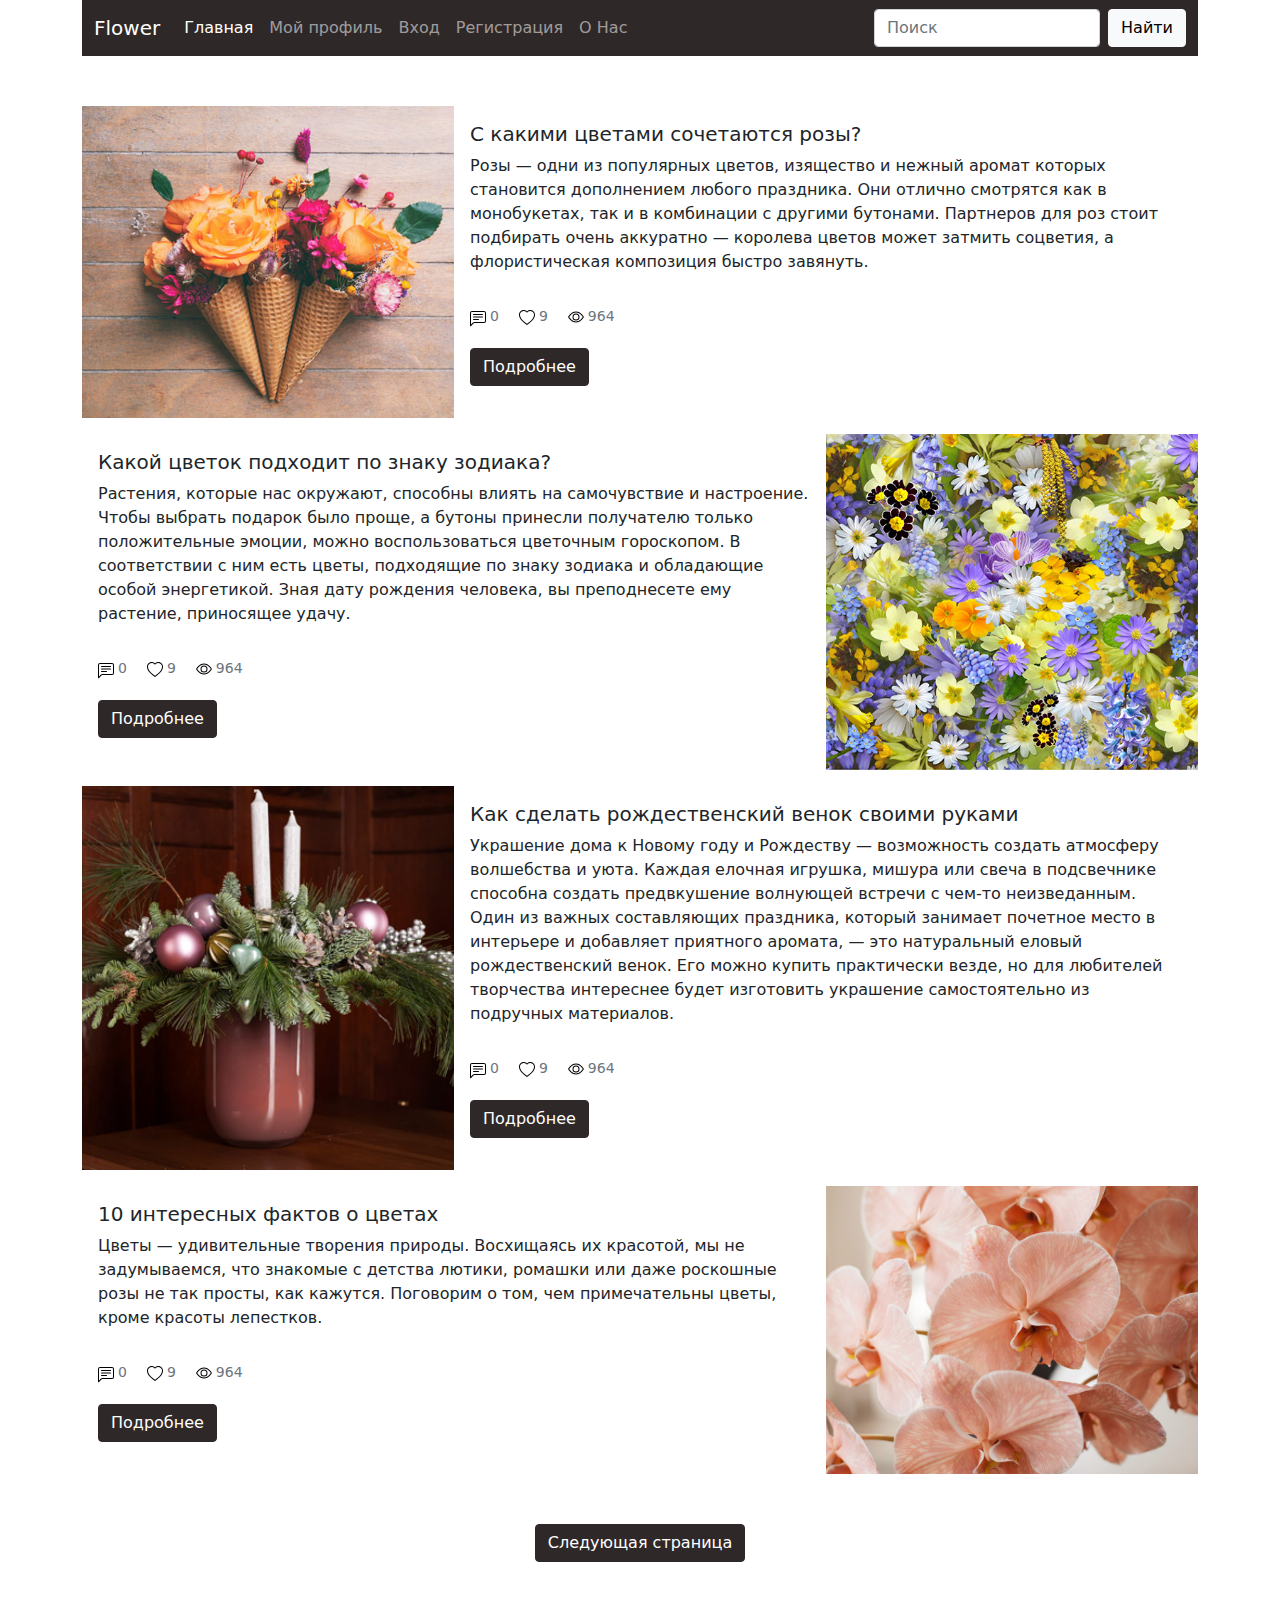
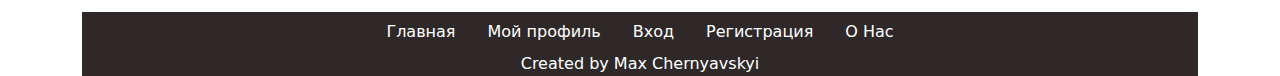
<file: index.html>
<!DOCTYPE html>
<html lang="ru">
<head>
	<meta charset="UTF-8">
	<meta name="viewport" content="width=device-width, initial-scale=1.0">
	<title>Flower</title>
	<link rel="stylesheet" href="css/bootstrap.css">	
	<link rel="stylesheet" href="css/style.css">
</head>

<body>
	<header class="header">
		<div class="container">
			<nav class="navbar navbar-expand-lg navbar-dark">
			<div class="container-fluid">
			    <a class="navbar-brand" href="index.html">Flower</a>
				<button class="navbar-toggler" type="button" data-bs-toggle="collapse" data-bs-target="#navbarSupportedContent" aria-controls="navbarSupportedContent" aria-expanded="false" aria-label="Toggle navigation">
				    <span class="navbar-toggler-icon"></span>
				</button>
			    <div class="collapse navbar-collapse" id="navbarSupportedContent">
			      	<ul class="navbar-nav me-auto mb-2 mb-lg-0">
				        <li class="nav-item">
				          <a class="nav-link active" aria-current="page" href="index.html">Главная</a>
				        </li>
				        <li class="nav-item">
				          <a class="nav-link" href="profile.html">Мой профиль</a>
				        </li>
				        <li class="nav-item">
				          <a class="nav-link" href="log-in.html">Вход</a>
				        </li>
				        <li class="nav-item">
				          <a class="nav-link" href="sign-up.html">Регистрация</a>
				        </li>
				        <li class="nav-item">
				          <a 	 class="nav-link" href="about.html">О Нас</a>
				        </li>
				    </ul>
				    <form class="d-flex">
				        <input class="form-control me-2" type="search" placeholder="Поиск" aria-label="Search">
				        <button class="btn btn-light" type="submit">Найти</button>
				    </form>
			    </div>
			</div>
		</nav>
		</div>
	</header>
	<section class="articles">
		<div class="container">
			<div class="articles__cards">
				<div class="card mb-3">
				  <div class="row g-0">
				    <div class="img__wrapper col-md-4" style="background-image: url('images/article/1.jpeg');"></div>
				    <div class="col-md-8">
				      <div class="card-body">
				        <h5 class="card-title">С какими цветами сочетаются розы?</h5>
				        <p class="card-text">
				        	Розы — одни из популярных цветов, изящество и нежный аромат которых становится дополнением любого праздника. Они отлично смотрятся как в монобукетах, так и в комбинации с другими бутонами. Партнеров для роз стоит подбирать очень аккуратно — королева цветов может затмить соцветия, а флористическая композиция быстро завянуть.
				        </p>
				        <p class="card-text">
				        	<small class="text-muted card-list">
				        		<ul class="articles__card-list">
				        			<li class="articles__card-list-item icon-comment">0</li>
				        			<li class="articles__card-list-item icon-like">9</li>
				        			<li class="articles__card-list-item icon-view">964</li>
				        		</ul>
				        	</small>
				        	<a href="article-flower.html" class="btn btn-dark stretched-link">	
				        		Подробнее
				        	</a>
				        </p>
				      </div>
				    </div>
				  </div>
				</div>		
				<div class="card mb-3">
					<div class="row g-0">
					    <div class="col-md-8">
						    <div class="card-body">
						        <h5 class="card-title">
						        	Какой цветок подходит по знаку зодиака?
						    		</h5>
						        <p class="card-text">
						        	Растения, которые нас окружают, способны влиять на самочувствие и настроение. Чтобы выбрать подарок было проще, а бутоны принесли получателю только положительные эмоции, можно воспользоваться цветочным гороскопом. В соответствии с ним есть цветы, подходящие по знаку зодиака и обладающие особой энергетикой. Зная дату рождения человека, вы преподнесете ему растение, приносящее удачу.
										</p>
						        <p class="card-text">
						        	<small class="text-muted card-list">
						        		<ul class="articles__card-list">
						        			<li class="articles__card-list-item icon-comment">0</li>
						        			<li class="articles__card-list-item icon-like">9</li>
						        			<li class="articles__card-list-item icon-view">964</li>
						        		</ul>
				        			</small>
						        	<a href="#" class="btn btn-dark stretched-link">	
						        		Подробнее
						        	</a>
						        </p>
						    </div>
					    </div>
					    <div class="img__wrapper col-md-4" style="background-image: url('images/article2.jpeg'"></div>
					</div>
				</div>
				<div class="card mb-3">
				  <div class="row g-0">
				    <div class="img__wrapper col-md-4" style="background-image: url('images/article3.jpeg');"></div>
				    <div class="col-md-8">
				      <div class="card-body">
				        <h5 class="card-title">
				        	Как сделать рождественский венок своими руками
				        </h5>
				        <p class="card-text">
				        	Украшение дома к Новому году и Рождеству — возможность создать атмосферу волшебства и уюта. Каждая елочная игрушка, мишура или свеча в подсвечнике способна создать предвкушение волнующей встречи с чем-то неизведанным. Один из важных составляющих праздника, который занимает почетное место в интерьере и добавляет приятного аромата, — это натуральный еловый рождественский венок. Его можно купить практически везде, но для любителей творчества интереснее будет изготовить украшение самостоятельно из подручных материалов.
								</p>
				        <p class="card-text">
				        	<small class="text-muted card-list">
				        		<ul class="articles__card-list">
				        			<li class="articles__card-list-item icon-comment">0</li>
				        			<li class="articles__card-list-item icon-like">9</li>
				        			<li class="articles__card-list-item icon-view">964</li>
				        		</ul>
				        	</small>
				        	<a href="#" class="btn btn-dark stretched-link">	Подробнее
				        	</a>
				        </p>
				      </div>
				    </div>
				  </div>
				</div>
				<div class="card mb-3">
					<div class="row g-0">
					    <div class="col-md-8">
						    <div class="card-body">
						        <h5 class="card-title">
						        	10 интересных фактов о цветах
						    		</h5>
						        <p class="card-text">
						        	Цветы — удивительные творения природы. Восхищаясь их красотой, мы не задумываемся, что знакомые с детства лютики, ромашки или даже роскошные розы не так просты, как кажутся. Поговорим о том, чем примечательны цветы, кроме красоты лепестков.
										</p>
						        <p class="card-text">
						        	<small class="text-muted card-list">
						        		<ul class="articles__card-list">
						        			<li class="articles__card-list-item icon-comment">0</li>
						        			<li class="articles__card-list-item icon-like">9</li>
						        			<li class="articles__card-list-item icon-view">964</li>
						        		</ul>
				        			</small>
						        	<a href="#" class="btn btn-dark stretched-link">	
						        		Подробнее
						        	</a>
						        </p>
						    </div>
					    </div>
					    <div class="img__wrapper col-md-4" style="background-image: url('images/article4.jpeg'">
					    </div>
					</div>
				</div>
			</div>
			<div class="articles__link-next">
				<a href="#" class="btn btn-dark link-next">
					Следующая страница
				</a>
			</div>
		</div>
	</section>
	<footer class="footer">
		<div class="container">
			<div class="footer__wrapper">
				<nav class="nav justify-content-center">
	  				<ul class="nav ">
						<li class="nav-item">
					        <a class="nav-link footer-link active" aria-current="page" href="index.html">Главная</a>
					    </li>
					    <li class="nav-item">
					        <a class="nav-link footer-link" href="profile.html">Мой профиль</a>
					    </li>
					    <li class="nav-item">
					        <a class="nav-link footer-link" href="log-in.html">Вход</a>
					    </li>
					    <li class="nav-item">
					        <a class="nav-link footer-link" href="sign-up.html">Регистрация</a>
					    </li>
					    <li class="nav-item">
					        <a class="nav-link footer-link" href="about.html">О Нас</a>
					    </li>
					</ul>
				</nav>
				<div class="footer__text">
					<p>
						Created by Max Chernyavskyi
					</p>
				</div>
			</div>
		</div>		
	</footer>
</body>
</html>
</file>
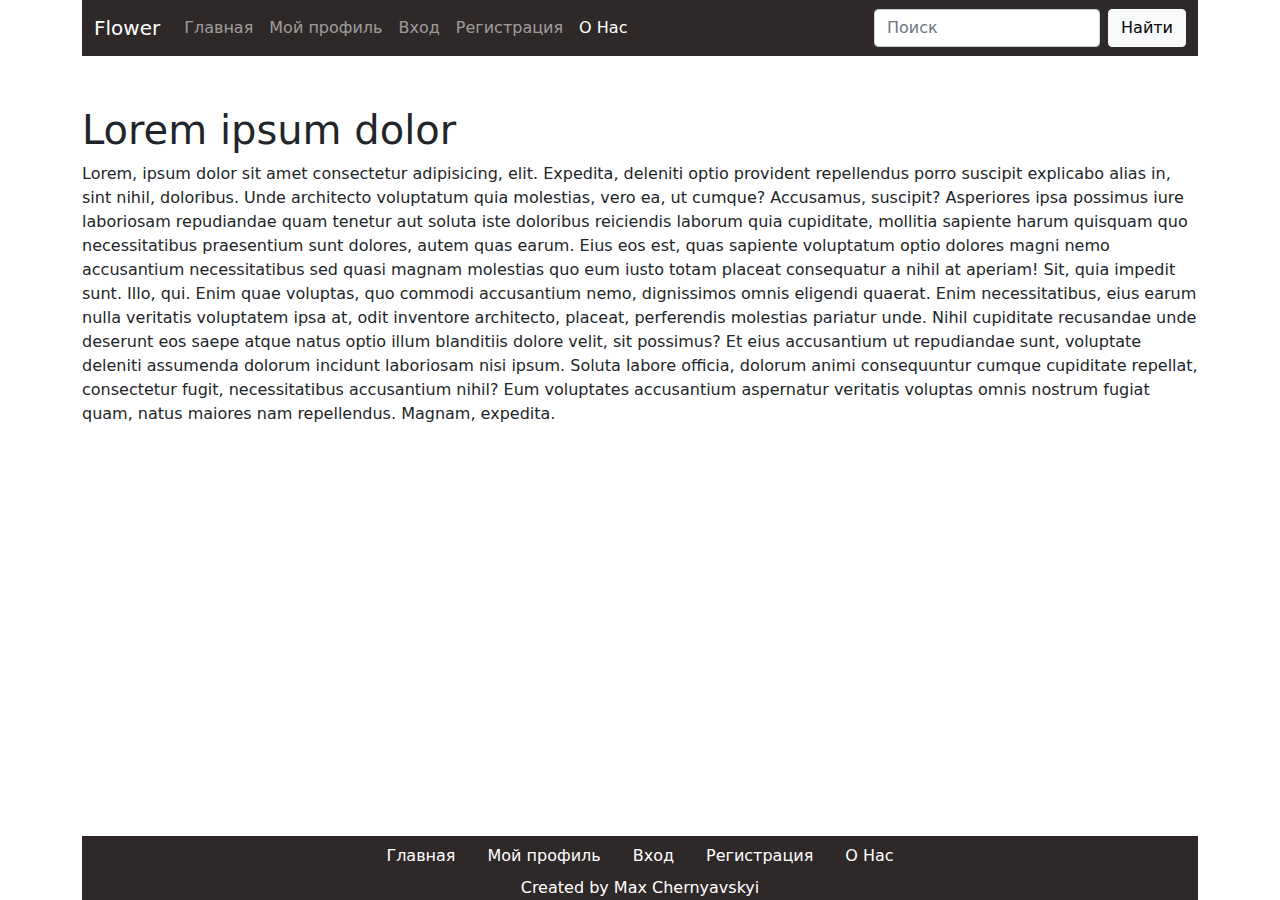
<file: about.html>
<!DOCTYPE html>
<html lang="ru">
<head>
	<meta charset="UTF-8">
	<meta name="viewport" content="width=device-width, initial-scale=1.0">
	<title>Flower | О Нас</title>
	<link rel="stylesheet" href="css/bootstrap.css">
	<link rel="stylesheet" href="css/style.css">
</head>
<body class="page">
	<header class="header">
		<div class="container">
			<nav class="navbar navbar-expand-lg navbar-dark">
			<div class="container-fluid">
			    <a class="navbar-brand" href="index.html">Flower</a>
				<button class="navbar-toggler" type="button" data-bs-toggle="collapse" data-bs-target="#navbarSupportedContent" aria-controls="navbarSupportedContent" aria-expanded="false" aria-label="Toggle navigation">
				    <span class="navbar-toggler-icon"></span>
				</button>
			    <div class="collapse navbar-collapse" id="navbarSupportedContent">
			      	<ul class="navbar-nav me-auto mb-2 mb-lg-0">
				        <li class="nav-item">
				          <a class="nav-link" aria-current="page" href="index.html">Главная</a>
				        </li>
				        <li class="nav-item">
				          <a class="nav-link" href="profile.html">Мой профиль</a>
				        </li>
				        <li class="nav-item">
				          <a class="nav-link" href="log-in.html">Вход</a>
				        </li>
				        <li class="nav-item">
				          <a class="nav-link" href="sign-up.html">Регистрация</a>
				        </li>
				        <li class="nav-item">
				          <a class="nav-link active" href="about.html">О Нас</a>
				        </li>
				    </ul>
				    <form class="d-flex">
				        <input class="form-control me-2" type="search" placeholder="Поиск" aria-label="Search">
				        <button class="btn btn-light" type="submit">Найти</button>
				    </form>
			    </div>
			</div>
		</nav>
		</div>
	</header>		
	<section class="about">
		<div class="container">
			<h1 class="title">Lorem ipsum dolor</h1>
			<p class="text">Lorem, ipsum dolor sit amet consectetur adipisicing, elit. Expedita, deleniti optio provident repellendus porro suscipit explicabo alias in, sint nihil, doloribus. Unde architecto voluptatum quia molestias, vero ea, ut cumque?
			Accusamus, suscipit? Asperiores ipsa possimus iure laboriosam repudiandae quam tenetur aut soluta iste doloribus reiciendis laborum quia cupiditate, mollitia sapiente harum quisquam quo necessitatibus praesentium sunt dolores, autem quas earum.
			Eius eos est, quas sapiente voluptatum optio dolores magni nemo accusantium necessitatibus sed quasi magnam molestias quo eum iusto totam placeat consequatur a nihil at aperiam! Sit, quia impedit sunt.
			Illo, qui. Enim quae voluptas, quo commodi accusantium nemo, dignissimos omnis eligendi quaerat. Enim necessitatibus, eius earum nulla veritatis voluptatem ipsa at, odit inventore architecto, placeat, perferendis molestias pariatur unde.
			Nihil cupiditate recusandae unde deserunt eos saepe atque natus optio illum blanditiis dolore velit, sit possimus? Et eius accusantium ut repudiandae sunt, voluptate deleniti assumenda dolorum incidunt laboriosam nisi ipsum.
			Soluta labore officia, dolorum animi consequuntur cumque cupiditate repellat, consectetur fugit, necessitatibus accusantium nihil? Eum voluptates accusantium aspernatur veritatis voluptas omnis nostrum fugiat quam, natus maiores nam repellendus. Magnam, expedita.</p>
		</div>
	</section>
	<footer class="footer">
		<div class="container">
			<div class="footer__wrapper">
				<nav class="nav justify-content-center">
	  				<ul class="nav ">
						<li class="nav-item">
					        <a class="nav-link footer-link" aria-current="page" href="index.html">Главная</a>
					    </li>
					    <li class="nav-item">
					        <a class="nav-link footer-link" href="profile.html">Мой профиль</a>
					    </li>
					    <li class="nav-item">
					        <a class="nav-link footer-link" href="log-in.html">Вход</a>
					    </li>
					    <li class="nav-item">
					        <a class="nav-link footer-link" href="sign-up.html">Регистрация</a>
					    </li>
					    <li class="nav-item">
					        <a class="nav-link footer-link active" href="about.html">О Нас</a>
					    </li>
					</ul>
				</nav>
				<div class="footer__text">
					<p>
						Created by Max Chernyavskyi
					</p>
				</div>
			</div>
		</div>		
	</footer>
</body>
</html>
</file>
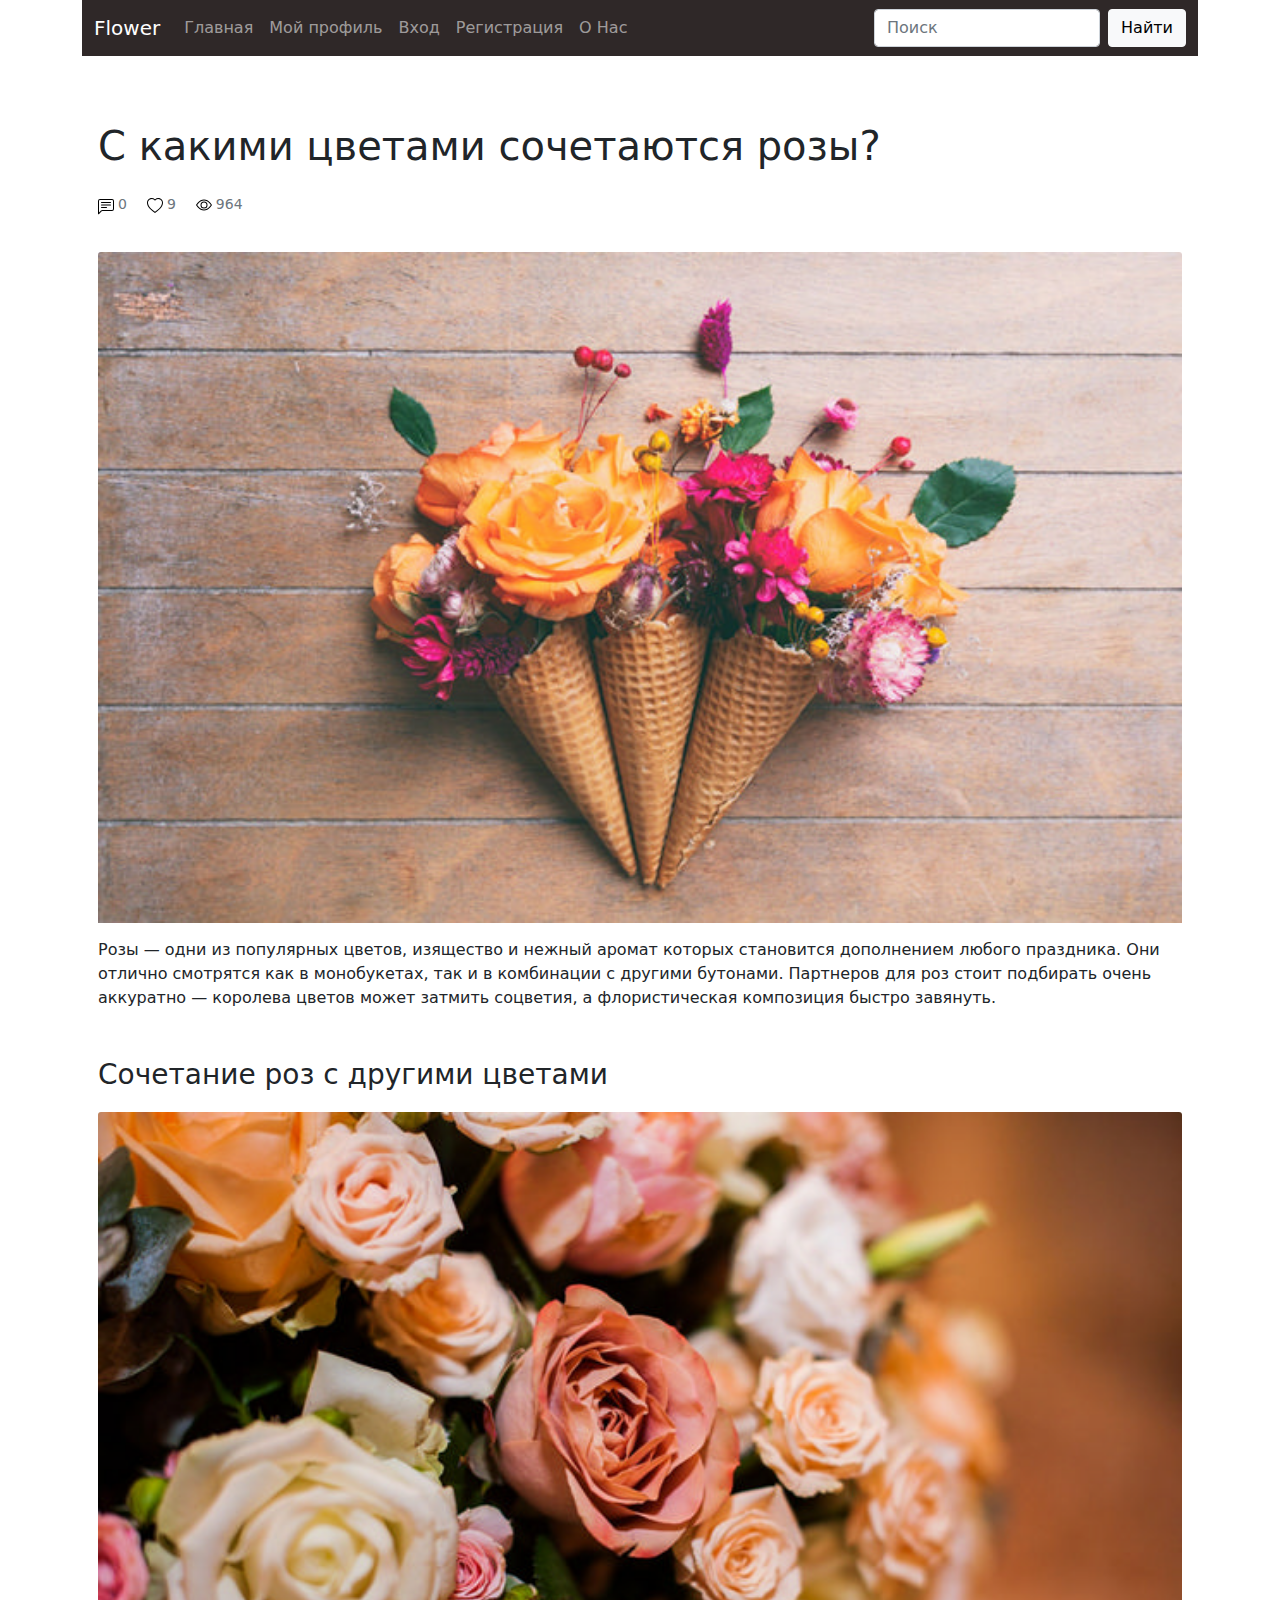
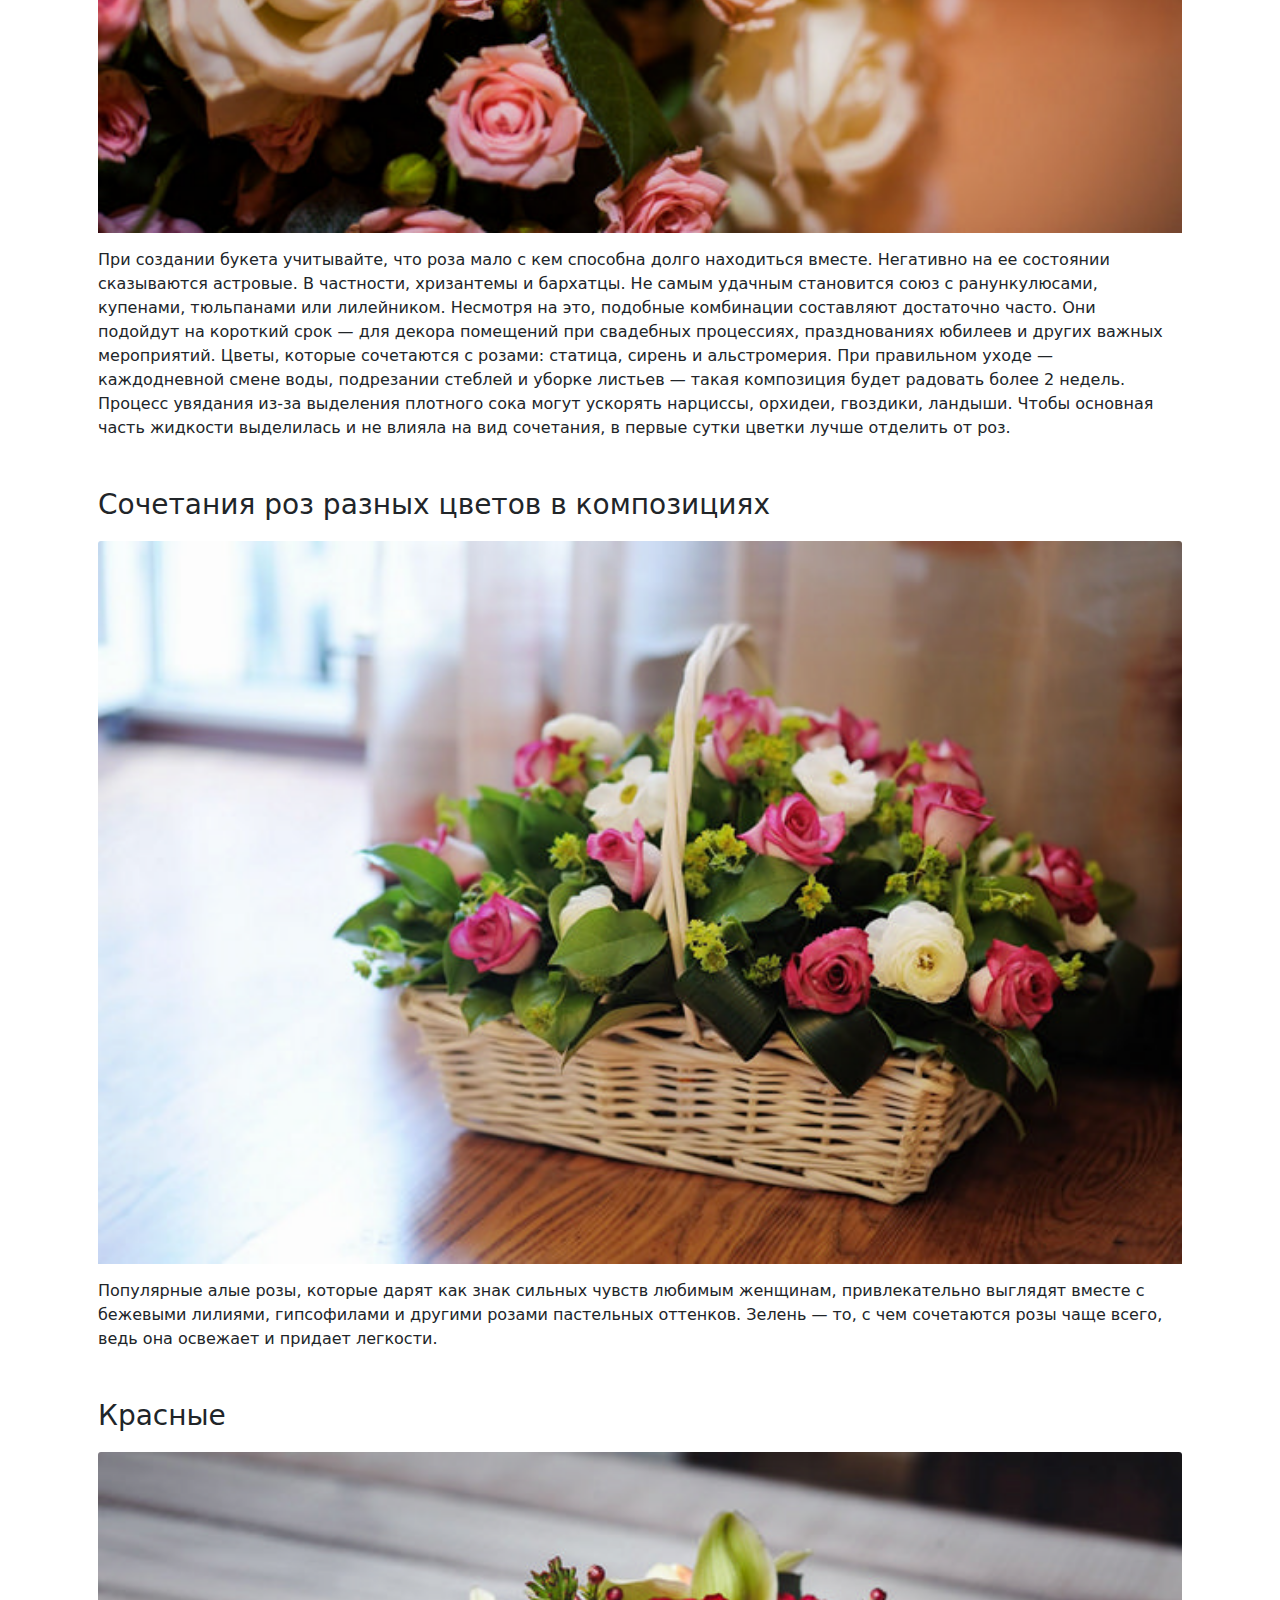
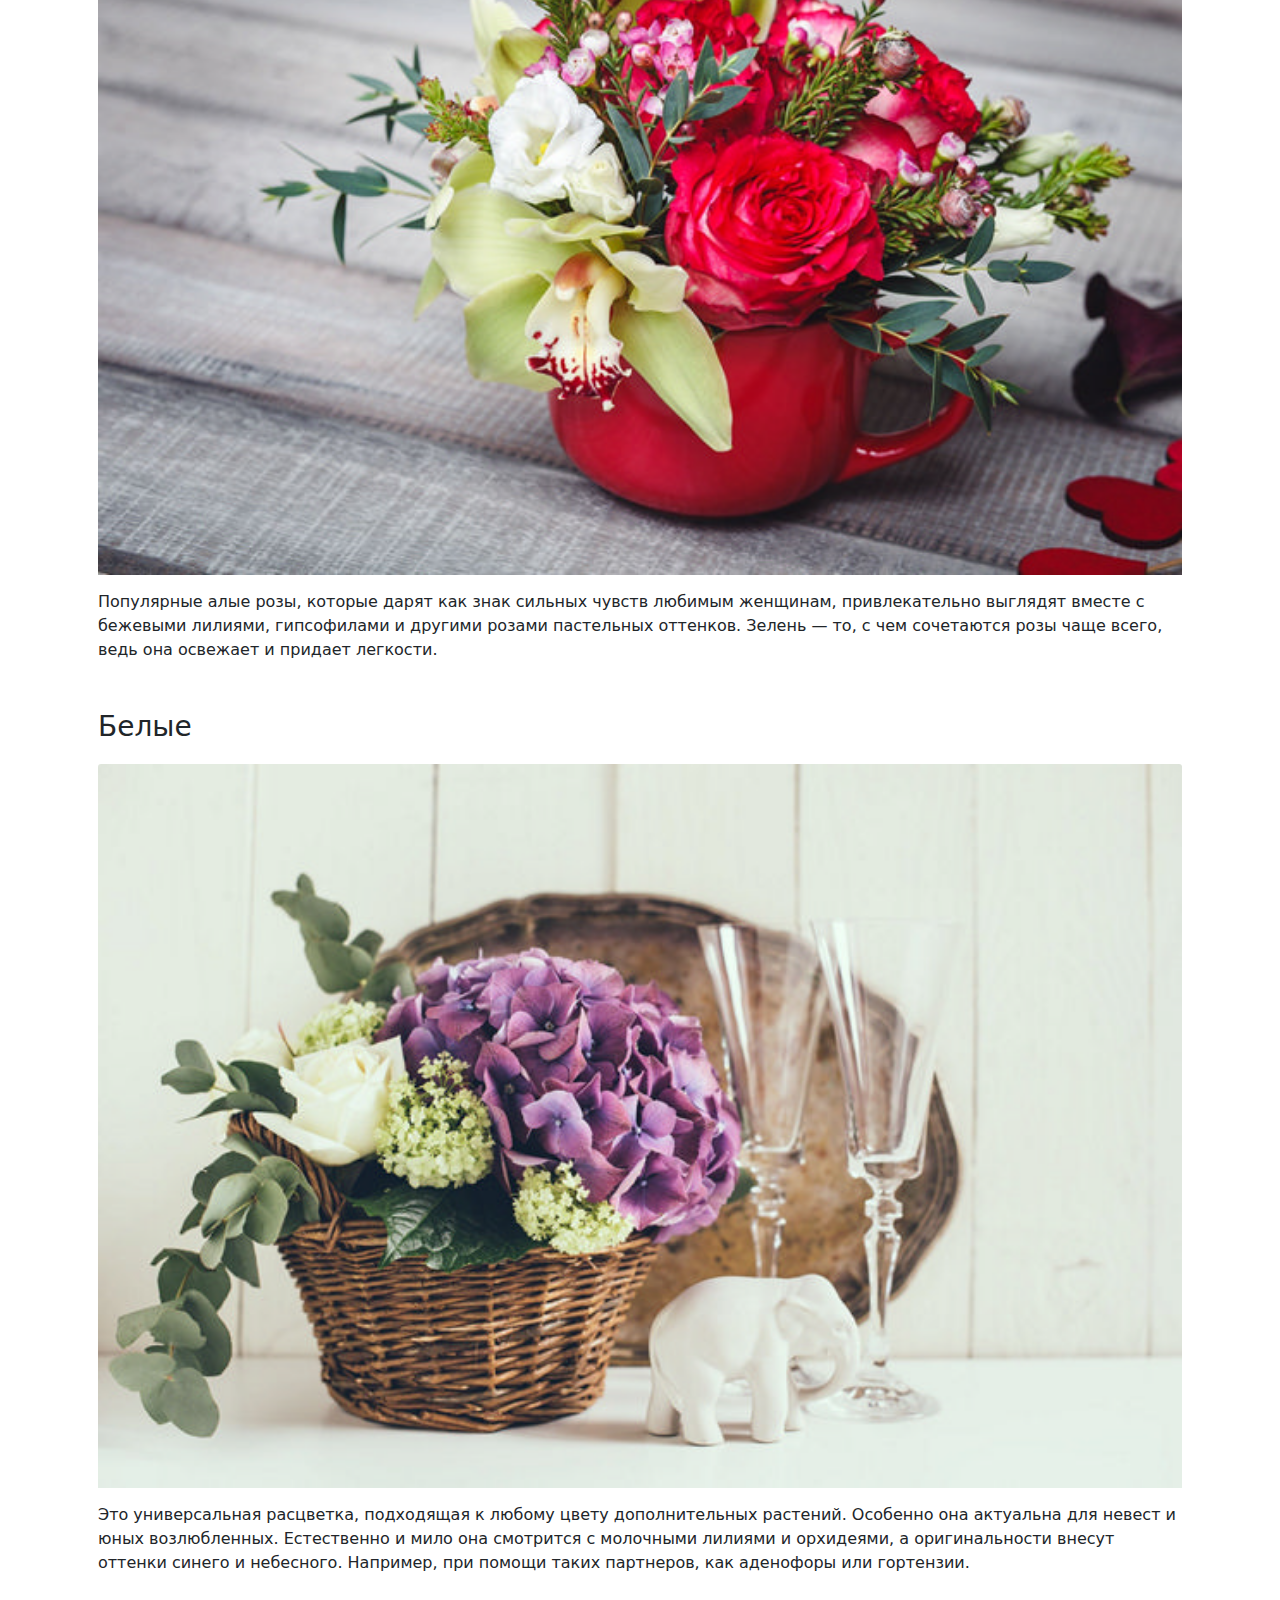
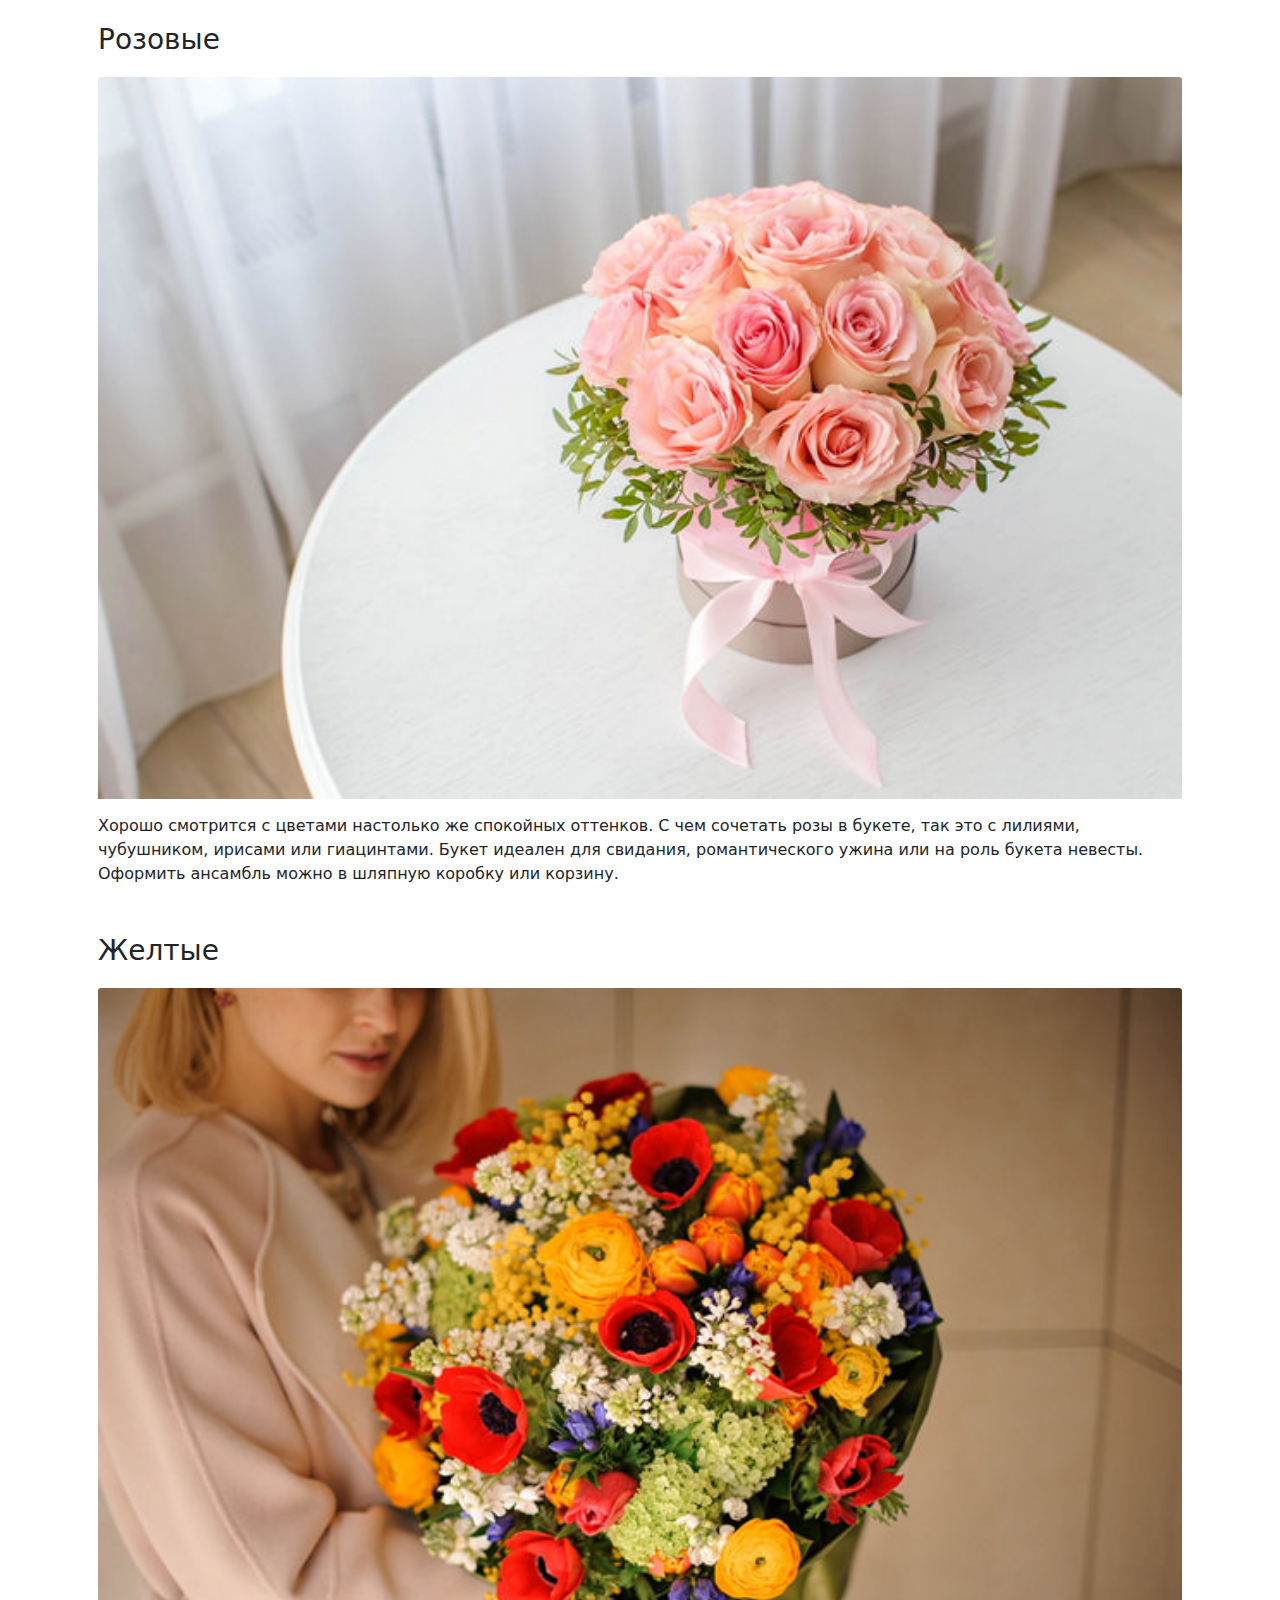
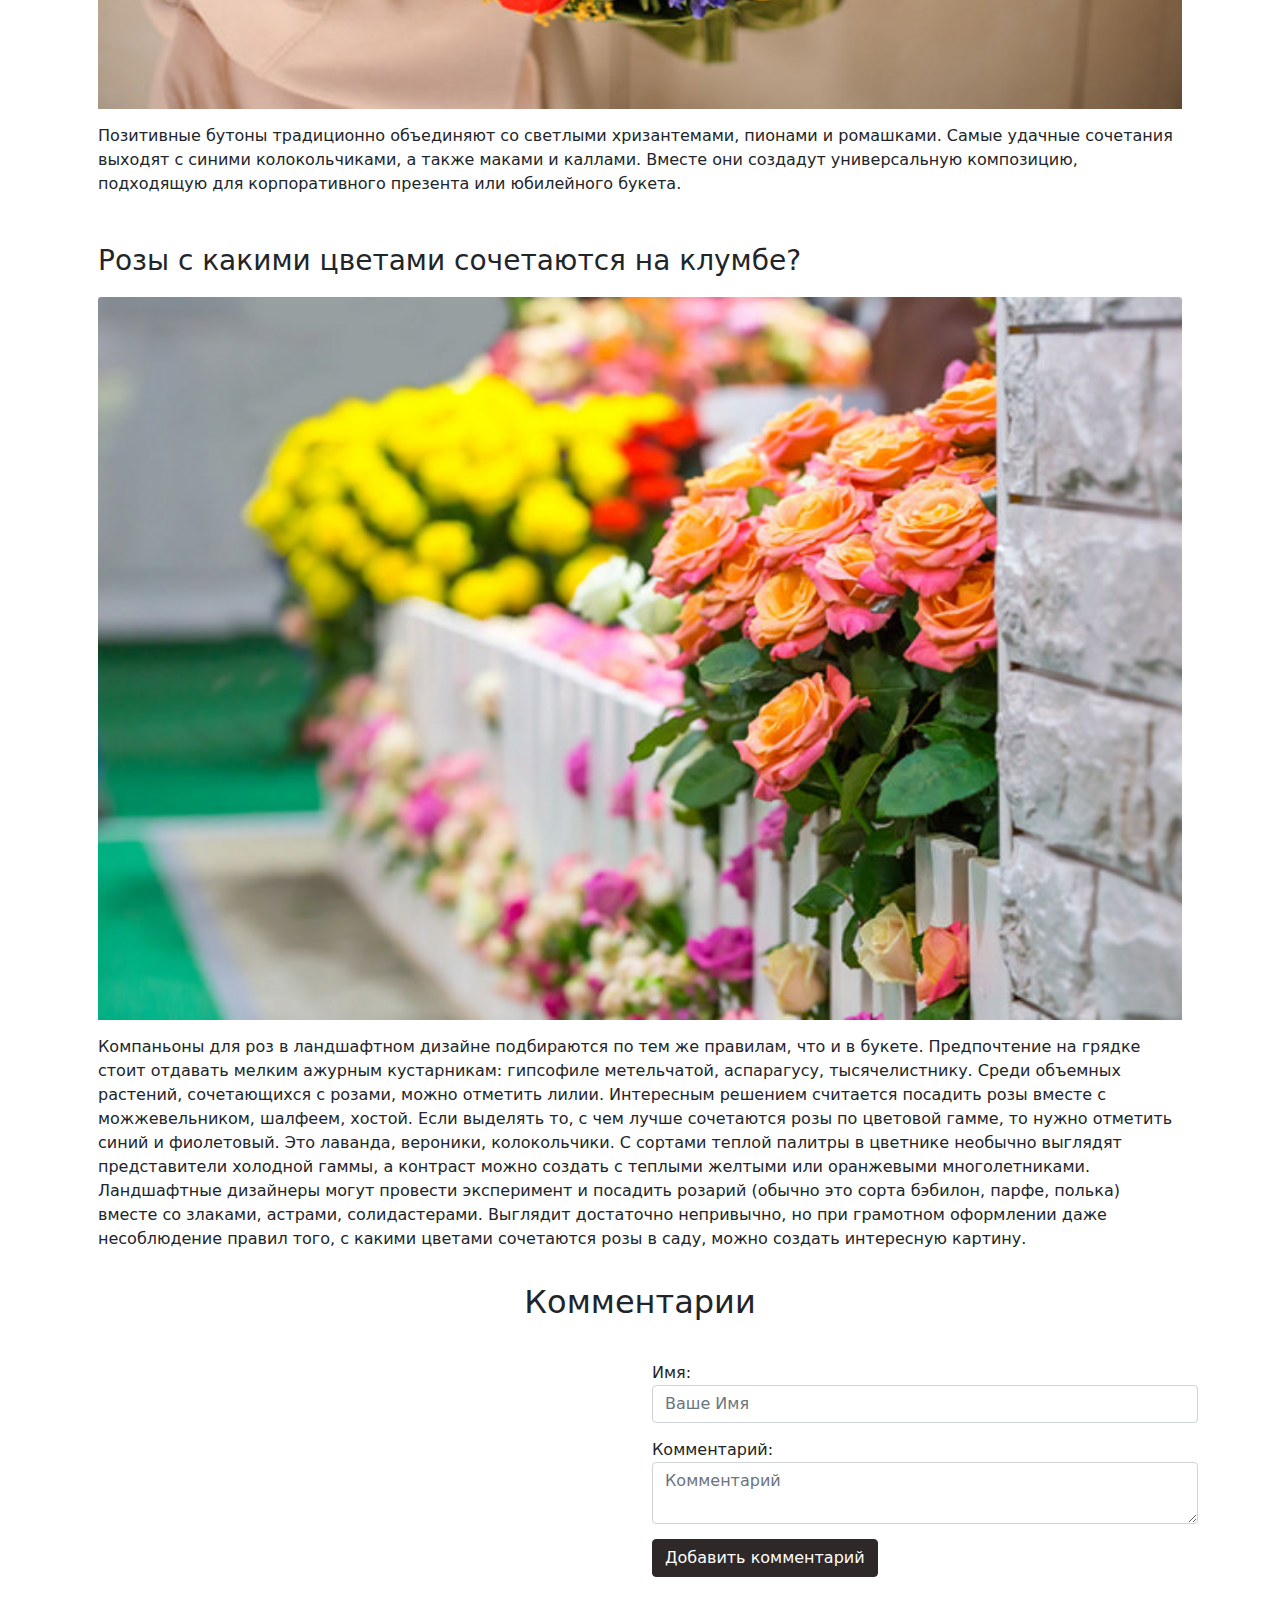
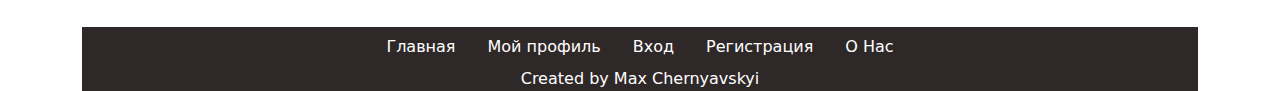
<file: article-flower.html>
<!DOCTYPE html>
<html lang="ru">
<head>
	<meta charset="UTF-8">
	<meta name="viewport" content="width=device-width, initial-scale=1.0">
	<title>Взгляд на Kingdom Come. Обзор спустя три года</title>
	<link rel="stylesheet" href="css/bootstrap.css">
	<!-- <link href="https://cdn.jsdelivr.net/npm/bootstrap@5.0.1/dist/css/bootstrap.min.css" rel="stylesheet" integrity="sha384-+0n0xVW2eSR5OomGNYDnhzAbDsOXxcvSN1TPprVMTNDbiYZCxYbOOl7+AMvyTG2x" crossorigin="anonymous">	 -->
	<link rel="stylesheet" href="css/style.css">
</head>
<body>
	<header class="header">
		<div class="container">
			<nav class="navbar navbar-expand-lg navbar-dark">
			<div class="container-fluid">
			    <a class="navbar-brand" href="index.html">Flower</a>
				<button class="navbar-toggler" type="button" data-bs-toggle="collapse" data-bs-target="#navbarSupportedContent" aria-controls="navbarSupportedContent" aria-expanded="false" aria-label="Toggle navigation">
				    <span class="navbar-toggler-icon"></span>
				</button>
			    <div class="collapse navbar-collapse" id="navbarSupportedContent">
			      	<ul class="navbar-nav me-auto mb-2 mb-lg-0">
				        <li class="nav-item">
				          <a class="nav-link" aria-current="page" href="index.html">Главная</a>
				        </li>
				        <li class="nav-item">
				          <a class="nav-link" href="profile.html">Мой профиль</a>
				        </li>
				        <li class="nav-item">
				          <a class="nav-link" href="log-in.html">Вход</a>
				        </li>
				        <li class="nav-item">
				          <a class="nav-link" href="sign-up.html">Регистрация</a>
				        </li>
				        <li class="nav-item">
				          <a class="nav-link" href="about.html">О Нас</a>
				        </li>
				    </ul>
				    <form class="d-flex">
				        <input class="form-control me-2" type="search" placeholder="Поиск" aria-label="Search">
				        <button class="btn btn-light" type="submit">Найти</button>
				    </form>
			    </div>
			</div>
		</nav>
		</div>
	</header>
	<section class="article__main">
		<div class="container">
			<div class="card mb-3">
			  	<div class="card-body">
			    	<h1 class="card-title">С какими цветами сочетаются розы?</h1>
			    	<p class="card-text">
			    		<small class="text-muted card-list">
			    			<ul class="articles__card-list">
								<li class="articles__card-list-item icon-comment">
								0
								</li>
								<li class="articles__card-list-item icon-like">
								9
								</li>
								<li class="articles__card-list-item icon-view">
								964
								</li>
							</ul>
						</small>
					</p>
					<div class="article__main-wrapper--img">
						<img src="images/article/1.jpeg" class="card-img-top" alt="Kindom Come">
					</div>
			    	<p class="card-text">
			    		Розы — одни из популярных цветов, изящество и нежный аромат которых становится дополнением любого праздника. Они отлично смотрятся как в монобукетах, так и в комбинации с другими бутонами. Партнеров для роз стоит подбирать очень аккуратно — королева цветов может затмить соцветия, а флористическая композиция быстро завянуть.
						</p>   	
			  	</div>	
			</div>
			<div class="card mb-3">
			  	<div class="card-body">
			    	<h3 class="card-title article-title">
			    		Сочетание роз с другими цветами
			    	</h3>
					<div class="article__main-wrapper--img">
						<img src="images/article/2.jpeg" class="card-img-top" alt="Kindom Come">
					</div>
			    	<p class="card-text">
			    		При создании букета учитывайте, что роза мало с кем способна долго находиться вместе. Негативно на ее состоянии сказываются астровые. В частности, хризантемы и бархатцы. Не самым удачным становится союз с ранункулюсами, купенами, тюльпанами или лилейником. Несмотря на это, подобные комбинации составляют достаточно часто. Они подойдут на короткий срок — для декора помещений при свадебных процессиях, празднованиях юбилеев и других важных мероприятий.

							Цветы, которые сочетаются с розами: статица, сирень и альстромерия. При правильном уходе — каждодневной смене воды, подрезании стеблей и уборке листьев — такая композиция будет радовать более 2 недель.

							Процесс увядания из-за выделения плотного сока могут ускорять нарциссы, орхидеи, гвоздики, ландыши. Чтобы основная часть жидкости выделилась и не влияла на вид сочетания, в первые сутки цветки лучше отделить от роз.
						</p>   	
			  	</div>	
			</div>
			<div class="card mb-3">
				<div class="card-body">
					<h3 class="card-title article-title">Сочетания роз разных цветов в композициях</h3>
				<div class="article__main-wrapper--img">
					<img src="images/article/3.jpeg" class="card-img-top" alt="Kindom Come">
				</div>
					<p class="card-text">
						Популярные алые розы, которые дарят как знак сильных чувств любимым женщинам, привлекательно выглядят вместе с бежевыми лилиями, гипсофилами и другими розами пастельных оттенков. Зелень — то, с чем сочетаются розы чаще всего, ведь она освежает и придает легкости.
					</p>   	
				</div>	
		</div>
			<div class="card mb-3">
			  	<div class="card-body">
			    	<h3 class="card-title article-title">Красные</h3>
					<div class="article__main-wrapper--img">
						<img src="images/article/4.jpeg" class="card-img-top" alt="Kindom Come">
					</div>
			    	<p class="card-text">
							Популярные алые розы, которые дарят как знак сильных чувств любимым женщинам, привлекательно выглядят вместе с бежевыми лилиями, гипсофилами и другими розами пастельных оттенков. Зелень — то, с чем сочетаются розы чаще всего, ведь она освежает и придает легкости.
						</p>   	
			  	</div>	
			</div>
			<div class="card mb-3">
			  	<div class="card-body">
			    	<h3 class="card-title article-title">Белые</h3>
					<div class="article__main-wrapper--img">
						<img src="images/article/5.jpeg" class="card-img-top" alt="Kindom Come">
					</div>
			    	<p class="card-text">
			    		Это универсальная расцветка, подходящая к любому цвету дополнительных растений. Особенно она актуальна для невест и юных возлюбленных.
							Естественно и мило она смотрится с молочными лилиями и орхидеями, а оригинальности внесут оттенки синего и небесного. Например, при помощи таких партнеров, как аденофоры или гортензии.
						</p>   	
			  	</div>	
			</div>
			<div class="card mb-3">
			  	<div class="card-body">
			    	<h3 class="card-title article-title">Розовые</h3>
					<div class="article__main-wrapper--img">
						<img src="images/article/6.jpeg" class="card-img-top" alt="Kindom Come">
					</div>
			    	<p class="card-text">
			    		Хорошо смотрится с цветами настолько же спокойных оттенков. С чем сочетать розы в букете, так это с лилиями, чубушником, ирисами или гиацинтами. Букет идеален для свидания, романтического ужина или на роль букета невесты. Оформить ансамбль можно в шляпную коробку или корзину.
						</p>   	
			  	</div>	
			</div>
			<div class="card mb-3">
				<div class="card-body">
					<h3 class="card-title article-title">Желтые</h3>
				<div class="article__main-wrapper--img">
					<img src="images/article/7.jpeg" class="card-img-top" alt="Kindom Come">
				</div>
					<p class="card-text">
						Позитивные бутоны традиционно объединяют со светлыми хризантемами, пионами и ромашками. Самые удачные сочетания выходят с синими колокольчиками, а также маками и каллами. Вместе они создадут универсальную композицию, подходящую для корпоративного презента или юбилейного букета.
					</p>   	
				</div>	
		</div>
			<div class="card mb-3">
			  	<div class="card-body">
			    	<h3 class="card-title article-title">Розы с какими цветами сочетаются на клумбе?</h3>
					<div class="article__main-wrapper--img">
						<img src="images/article/8.jpeg" class="card-img-top" alt="Kindom Come">
					</div>
			    	<p class="card-text">
							Компаньоны для роз в ландшафтном дизайне подбираются по тем же правилам, что и в букете. Предпочтение на грядке стоит отдавать мелким ажурным кустарникам: гипсофиле метельчатой, аспарагусу, тысячелистнику.

							Среди объемных растений, сочетающихся с розами, можно отметить лилии. Интересным решением считается посадить розы вместе с можжевельником, шалфеем, хостой.

							Если выделять то, с чем лучше сочетаются розы по цветовой гамме, то нужно отметить синий и фиолетовый. Это лаванда, вероники, колокольчики. С сортами теплой палитры в цветнике необычно выглядят представители холодной гаммы, а контраст можно создать с теплыми желтыми или оранжевыми многолетниками.

							Ландшафтные дизайнеры могут провести эксперимент и посадить розарий (обычно это сорта бэбилон, парфе, полька) вместе со злаками, астрами, солидастерами. Выглядит достаточно непривычно, но при грамотном оформлении даже несоблюдение правил того, с какими цветами сочетаются розы в саду, можно создать интересную картину.
						</p>   	
			  	</div>	
			</div>
		</div>
	</section>
	<section class="comments">
		<div class="container">
			<div class="row">
				<div class="col-lg-12">
					<h2 class="comments__title text-center">
						Комментарии
					</h2>
				</div>
				<div class="col-lg-6">
					<div id="comment-field"></div>
				</div>
				<div class="col-lg-6">
					<form>
						<div class="comments__form-item form-group">
							<label for="comment-name">Имя:</label>
							<input type="text" class="form-control" id="comment-name"  placeholder="Ваше Имя">
						</div>
						<div class="comments__form-item form-group">
							<label for="comment-body">Комментарий:</label>
							<textarea type="text" class="form-control" id="comment-body" placeholder="Комментарий"></textarea>
						</div>
						<div class="comments__form-item form-group">
							<button type="submit" id="comment-add" class="btn btn-dark">Добавить комментарий</button>
						</div>
					</form>
				</div>
			</div>
		</div>	
	</section>
	<footer class="footer">
		<div class="container">
			<div class="footer__wrapper">
				<nav class="nav justify-content-center">
	  				<ul class="nav ">
						<li class="nav-item">
					        <a class="nav-link footer-link" aria-current="page" href="index.html">Главная</a>
					    </li>
					    <li class="nav-item">
					        <a class="nav-link footer-link" href="profile.html">Мой профиль</a>
					    </li>
					    <li class="nav-item">
					        <a class="nav-link footer-link" href="log-in.html">Вход</a>
					    </li>
					    <li class="nav-item">
					        <a class="nav-link footer-link" href="sign-up.html">Регистрация</a>
					    </li>
					    <li class="nav-item">
					        <a class="nav-link footer-link" href="about.html">О Нас</a>
					    </li>
					</ul>
				</nav>
				<div class="footer__text">
					<p>
						Created by Max Chernyavskyi
					</p>
				</div>
			</div>
		</div>		
	</footer>
	<script src="https://code.jquery.com/jquery-3.3.1.slim.min.js" integrity="sha384-q8i/X+965DzO0rT7abK41JStQIAqVgRVzpbzo5smXKp4YfRvH+8abtTE1Pi6jizo" crossorigin="anonymous"></script>
	<script src="https://cdn.jsdelivr.net/npm/@popperjs/core@2.9.2/dist/umd/popper.min.js" integrity="sha384-IQsoLXl5PILFhosVNubq5LC7Qb9DXgDA9i+tQ8Zj3iwWAwPtgFTxbJ8NT4GN1R8p" crossorigin="anonymous"></script>
    <script src="https://cdn.jsdelivr.net/npm/bootstrap@5.0.1/dist/js/bootstrap.min.js" integrity="sha384-Atwg2Pkwv9vp0ygtn1JAojH0nYbwNJLPhwyoVbhoPwBhjQPR5VtM2+xf0Uwh9KtT" crossorigin="anonymous"></script>
	<script src="js/script_comments.js"></script>
</body>
</html>
</file>
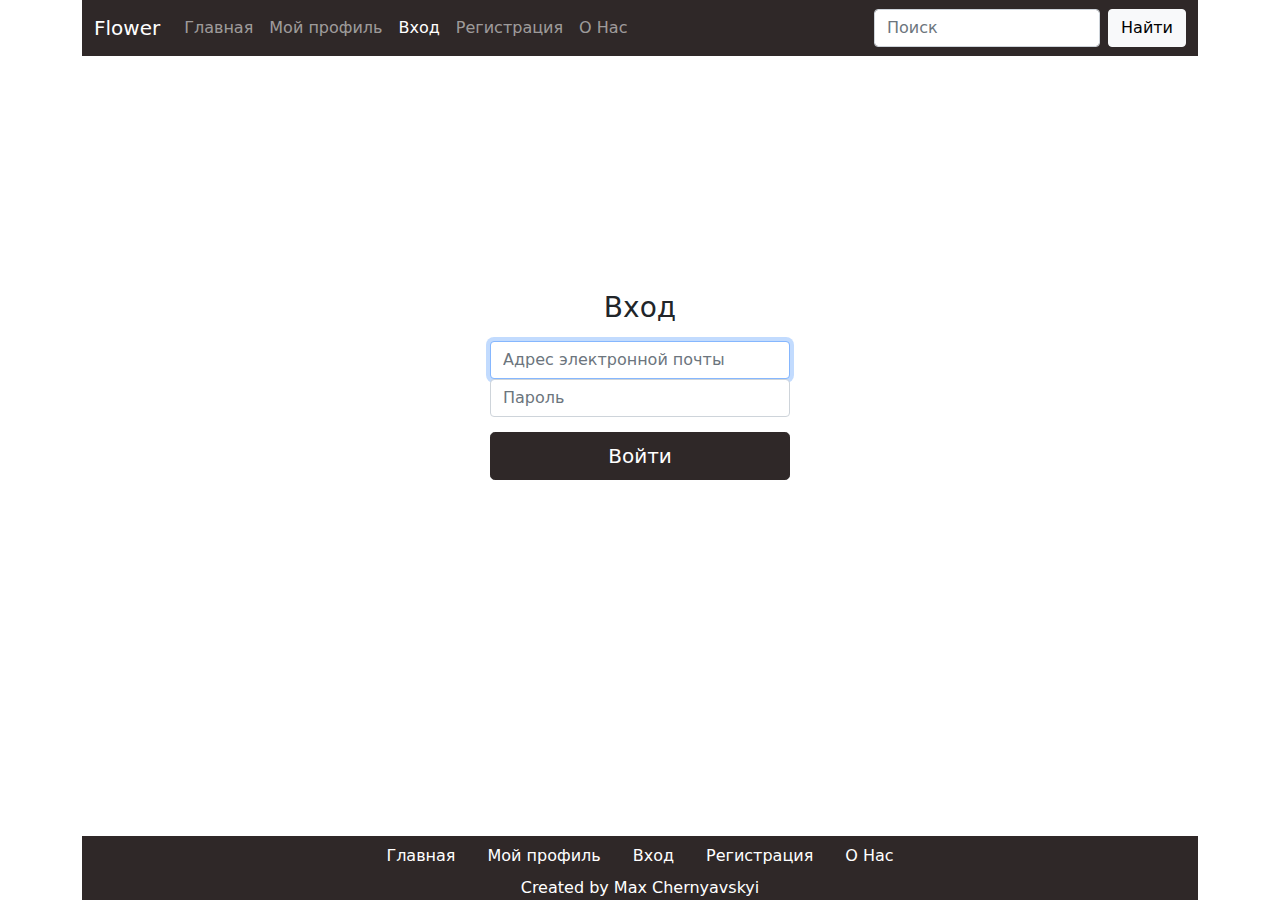
<file: log-in.html>
<!DOCTYPE html>
<html lang="ru">
<head>
	<meta charset="UTF-8">
	<meta name="viewport" content="width=device-width, initial-scale=1.0">
	<title>Flower | Вход</title>
	<link rel="stylesheet" href="css/bootstrap.css">
	<link rel="stylesheet" href="css/style.css">
</head>
<body class="page">
	<header class="header">
		<div class="container">
			<nav class="navbar navbar-expand-lg navbar-dark">
			<div class="container-fluid">
			    <a class="navbar-brand" href="index.html">Flower</a>
				<button class="navbar-toggler" type="button" data-bs-toggle="collapse" data-bs-target="#navbarSupportedContent" aria-controls="navbarSupportedContent" aria-expanded="false" aria-label="Toggle navigation">
				    <span class="navbar-toggler-icon"></span>
				</button>
			    <div class="collapse navbar-collapse" id="navbarSupportedContent">
			      	<ul class="navbar-nav me-auto mb-2 mb-lg-0">
				        <li class="nav-item">
				          <a class="nav-link" aria-current="page" href="index.html">Главная</a>
				        </li>
				        <li class="nav-item">
				          <a class="nav-link" href="profile.html">Мой профиль</a>
				        </li>
				        <li class="nav-item">
				          <a class="nav-link active" href="log-in.html">Вход</a>
				        </li>
				        <li class="nav-item">
				          <a class="nav-link" href="sign-up.html">Регистрация</a>
				        </li>
				        <li class="nav-item">
				          <a class="nav-link" href="about.html">О Нас</a>
				        </li>
				    </ul>
				    <form class="d-flex">
				        <input class="form-control me-2" type="search" placeholder="Поиск" aria-label="Search">
				        <button class="btn btn-light" type="submit">Найти</button>
				    </form>
			    </div>
			</div>
		</nav>
		</div>
	</header>		
	<section class="reg__login">
		<form>
			<div class="text-center">
				<h3 class="h3 mb-3 fw-normal">Вход</h3>
			    <label for="loginEmail" class="visually-hidden">Email</label>
			    <input type="email" id="loginEmail" class="form-control" placeholder="Адрес электронной почты" required autofocus>
			    <label for="loginPassword" class="visually-hidden">Пароль</label>
			    <input type="password" id="loginPassword" class="form-control" placeholder="Пароль" required>
			    <!-- <label class="remember-me">
			        <input type="checkbox" value="remember-me"> Запомнить меня
			    </label>  -->
			</div>
		    <button class="w-100 btn btn-lg btn-dark login__btn" id="loginBtn" type="submit">
		    	Войти
		    </button>
	    </form>
	</section>

	<footer class="footer">
		<div class="container">
			<div class="footer__wrapper">
				<nav class="nav justify-content-center">
	  				<ul class="nav ">
						<li class="nav-item">
					        <a class="nav-link footer-link" aria-current="page" href="index.html">Главная</a>
					    </li>
					    <li class="nav-item">
					        <a class="nav-link footer-link" href="profile.html">Мой профиль</a>
					    </li>
					    <li class="nav-item">
					        <a class="nav-link footer-link active" href="log-in.html">Вход</a>
					    </li>
					    <li class="nav-item">
					        <a class="nav-link footer-link" href="sign-up.html">Регистрация</a>
					    </li>
					    <li class="nav-item">
					        <a class="nav-link footer-link" href="about.html">О Нас</a>
					    </li>
					</ul>
				</nav>
				<div class="footer__text">
					<p>
						Created by Max Chernyavskyi
					</p>
				</div>
			</div>
		</div>		
	</footer>
	<script src="./js/base.js"></script>
    <script src="./js/Model/Model.js"></script>
    <script src="./js/View/View.js"></script>
    <script src="./js/Controller/Controller.js"></script>
    <script src="./js/Controller/pages/login.js"></script>
</body>
</html>
</file>
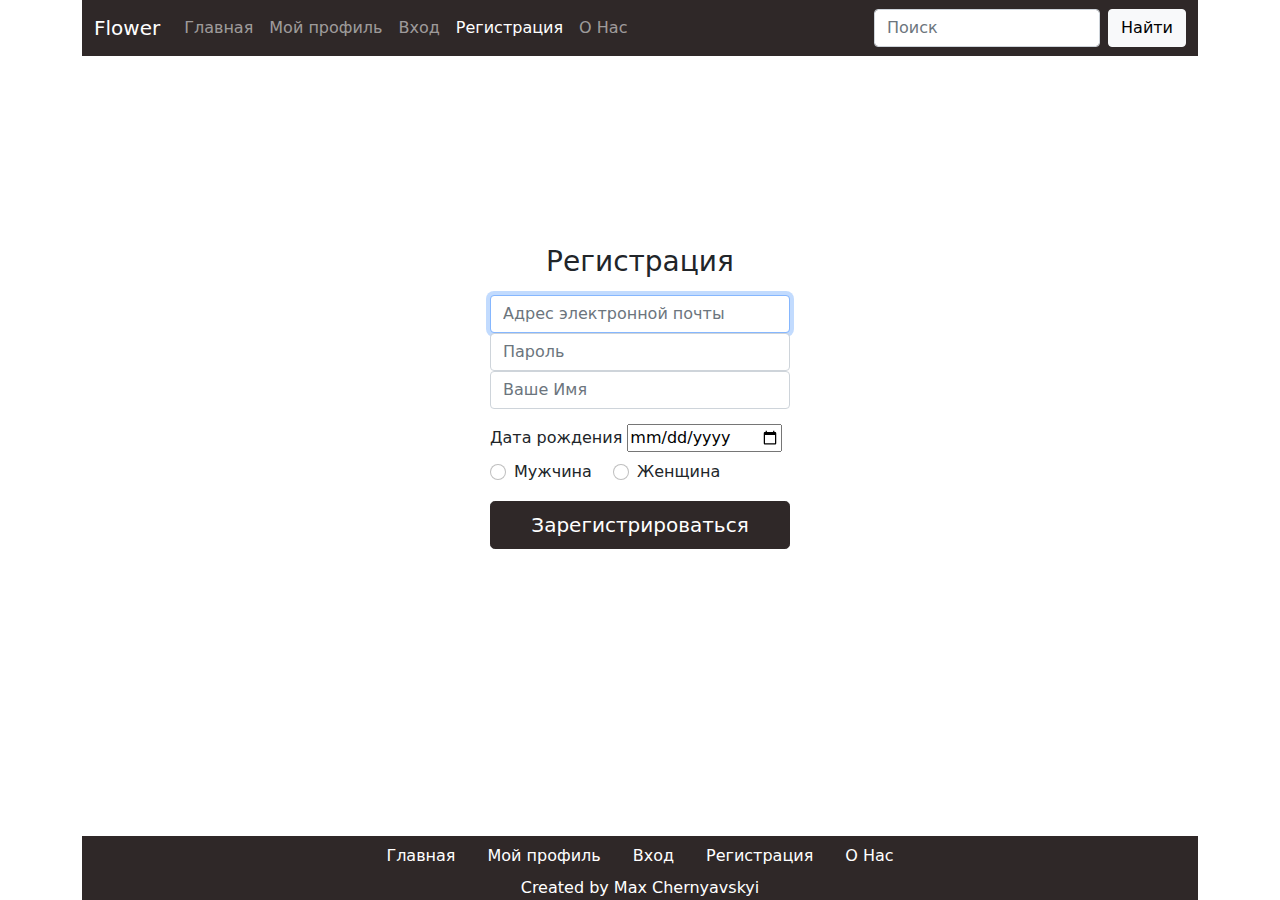
<file: sign-up.html>
<!DOCTYPE html>
<html lang="ru">
<head>
	<meta charset="UTF-8">
	<meta name="viewport" content="width=device-width, initial-scale=1.0">
	<title>Flower | Регистрация</title>
	<link rel="stylesheet" href="css/bootstrap.css">	
	<link rel="stylesheet" href="css/style.css">
</head>
<body class="page">
	<header class="header">
		<div class="container">
			<nav class="navbar navbar-expand-lg navbar-dark">
			<div class="container-fluid">
			    <a class="navbar-brand" href="index.html">Flower</a>
				<button class="navbar-toggler" type="button" data-bs-toggle="collapse" data-bs-target="#navbarSupportedContent" aria-controls="navbarSupportedContent" aria-expanded="false" aria-label="Toggle navigation">
				    <span class="navbar-toggler-icon"></span>
				</button>
			    <div class="collapse navbar-collapse" id="navbarSupportedContent">
			      	<ul class="navbar-nav me-auto mb-2 mb-lg-0">
				        <li class="nav-item">
				          <a class="nav-link" aria-current="page" href="index.html">Главная</a>
				        </li>
				        <li class="nav-item">
				          <a class="nav-link" href="profile.html">Мой профиль</a>
				        </li>
				        <li class="nav-item">
				          <a class="nav-link" href="log-in.html">Вход</a>
				        </li>
				        <li class="nav-item">
				          <a class="nav-link active" href="sign-up.html">Регистрация</a>
				        </li>
				        <li class="nav-item">
				          <a class="nav-link" href="about.html">О Нас</a>
				        </li>
				    </ul>
				    <form class="d-flex">
				        <input class="form-control me-2" type="search" placeholder="Поиск" aria-label="Search">
				        <button class="btn btn-light" type="submit">Найти</button>
				    </form>
			    </div>
			</div>
		</nav>
		</div>
	</header>
	<section class="reg__login">
		<form>
			<div class="text-center">
				<h3 class="h3 mb-3 fw-normal">Регистрация</h3>
			    <label for="registerEmail" class="visually-hidden">Email</label>
			    <input type="email" id="registerEmail" class="form-control" placeholder="Адрес электронной почты" required autofocus>
			    <label for="registerPassword" class="visually-hidden">Пароль</label>
			    <input type="password" id="registerPassword" class="form-control" placeholder="Пароль" required>
			    <label for="registerName" class="visually-hidden">Имя</label>
			    <input type="text" id="registerName" class="form-control" placeholder="Ваше Имя" required autofocus>
			</div>
			<div class="reg__form-date">
				<label class="reg__date registerBirthday" for="registerBirthday">Дата рождения</label>
	            <input type="date" id="registerBirthday" name="date"/>
				<div class="form-check form-check-inline">
				  <input class="form-check-input gender-male-check" type="radio" name="inlineRadioOptions" id="inlineRadio1" value="option1">
				  <label class="form-check-label" for="inlineRadio1">Мужчина</label>
				</div>
				<div class="form-check form-check-inline">
				  <input class="form-check-input gender-female-check" type="radio" name="inlineRadioOptions" id="inlineRadio2" value="option2">
				  <label class="form-check-label" for="inlineRadio2">Женщина</label>
				</div>
			</div>
			
		    <button class="w-100 btn btn-lg btn-dark register__btn" type="submit" id="confirm">Зарегистрироваться</button>
	    </form>
		<div class="row mt-3">
			<div class="col-md-4"></div>
			<div class="col-md-4">
				<div id="error" class="h4 text-center text-danger"></div>
			</div>
		</div>
	</section>
	<footer class="footer">
		<div class="container">
			<div class="footer__wrapper">
				<nav class="nav justify-content-center">
	  				<ul class="nav ">
						<li class="nav-item">
					        <a class="nav-link footer-link" aria-current="page" href="index.html">Главная</a>
					    </li>
					    <li class="nav-item">
					        <a class="nav-link footer-link" href="profil.html">Мой профиль</a>
					    </li>
					    <li class="nav-item">
					        <a class="nav-link footer-link" href="log-in.html">Вход</a>
					    </li>
					    <li class="nav-item">
					        <a class="nav-link footer-link active" href="sign-up.html">Регистрация</a>
					    </li>
					    <li class="nav-item">
					        <a class="nav-link footer-link" href="about.html">О Нас</a>
					    </li>
					</ul>
				</nav>
				<div class="footer__text">
					<p>
						Created by Max Chernyavskyi
					</p>
				</div>
			</div>
		</div>		
	</footer>
	<script src="./js/base.js"></script>
    <script src="./js/Model/Model.js"></script>
    <script src="./js/View/View.js"></script>
    <script src="./js/Controller/Controller.js"></script>
    <script src="./js/Controller/pages/registr.js"></script>
</body>
</html>
</file>
<file: css/style.css>
/*for file index.html start*/

.header{
	margin-bottom: 50px;
}

.navbar{
	background-color: #2F2828;
}

.img__wrapper{
	min-height: 200px;
	background-size: cover;
	background-repeat: no-repeat;
	background-position: center center; 
}

.card-list{
	display: flex;
}

.articles__card-list{
	list-style: none;
	padding-left: 0;
}

.articles__card-list-item{
	margin: 0 20px 5px 0;
	padding-left: 20px;
	position: relative;
}

.icon-comment::before{
	content: "";
	background-image: url('../images/comments.svg');
	position: absolute;
	width: 16px;
	height: 16px;
	top: 5px;
	left: 0;
}

.icon-like::before{
	content: "";
	background-image: url('../images/heart.svg');
	position: absolute;
	width: 16px;
	height: 16px;
	top: 4px;
	left: 0;
}

.icon-view::before{
	content: "";
	background-image: url('../images/eye.svg');
	position: absolute;
	width: 16px;
	height: 16px;
	top: 3px;
	left: 0;
}

.card{
	border: none;
}

.articles__link-next{
	text-align: center;
	margin: 50px 0;
}

.footer__wrapper{
	background-color: #2F2828;

}

.footer-link{
	color: #fff;
}

.footer-link:hover{
	color: #fff;
}

.footer__text p{
	color: #fff;
	text-align: center;
	margin-bottom: 0;
}

/*for file index.html end*/

/*for file article-kingdom.html start*/

.article__main-wrapper--img{
	margin-bottom: 15px;
}

.article-title{
	margin-bottom: 20px;
}

.comment-input{
	margin-bottom: 15px;
}

.comments{
	margin-bottom: 50px;
}


/*for file article-kingdom.html end*/


/*for file sign-up.html start*/

.reg__login{
	width: 100%;
	max-width: 330px;
	padding: 15px;
	margin: auto;
}

.reg__form-date{
	margin: 15px 0;
}

.page{
	display: flex;
	flex-direction: column;
	min-height: 100vh;
}

.reg__date{
	margin-bottom: 10px;
}

/*for file sign-up.html end*/

/*for file log-in.html start*/

.login__btn{
	margin-top: 15px;
}

.remember-me{
	margin-top: 8px;
}

.footer{
	margin-top: auto;
}
/*for file log-in.html end*/

.profile{
	margin: auto 0;
}

.profile__text{
	color: #2F2828;
}



/*Commetns*/

.comments__title{
	margin-bottom: 25px;
}

.comments__form-item{
	margin-top: 15px;
}

/*Comments*/
</file>
